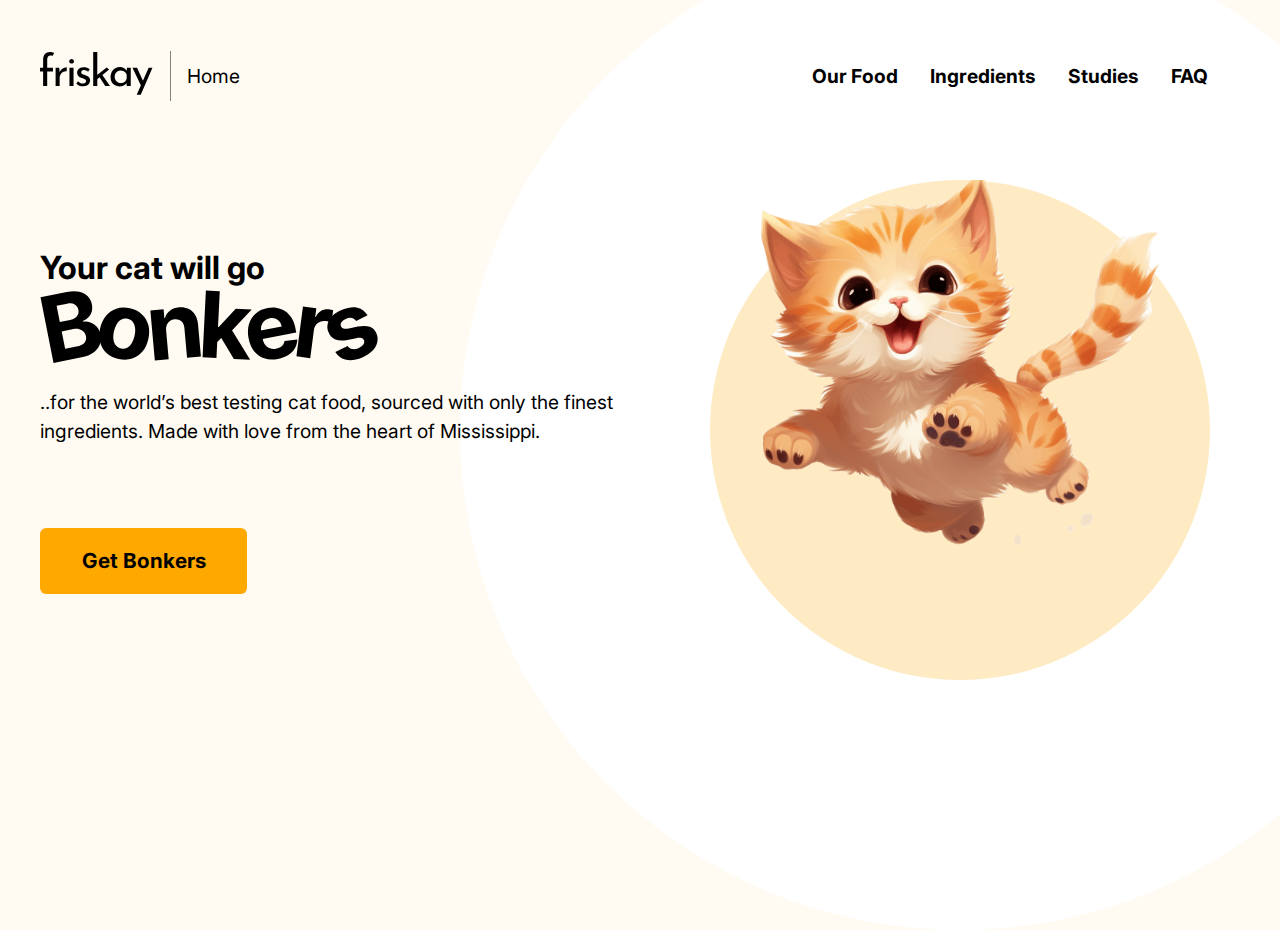
<file: 2024-html-css-course/index.html>
<!DOCTYPE html>
<html lang="en">
<head>
    <meta charset="UTF-8">
    <meta name="viewport" content="width=device-width, initial-scale=1.0">
    <title>Kitty Food</title>
    <link rel="preconnect" href="https://fonts.googleapis.com">
    <link rel="preconnect" href="https://fonts.gstatic.com" crossorigin>
    <link href="https://fonts.googleapis.com/css2?family=Inter:wght@100..900&display=swap" rel="stylesheet">
    <link rel="stylesheet" href="css/main.css">
</head>
<body>
    
    <div class="wrap">
        <header>
            <div class="header-left">
                <a href="index.html">
                    <img src="logo.svg" alt="Friskay Logo">
                </a>
                <div class="divider hide-mobile"></div>
                <a href="#" class="home hide-mobile">Home</a>
            </div>

            <nav>
                <a href="#" class="menu-open hide-desktop">
                    <img src="menu.svg" alt="Open menu">
                </a>
                <ul>
                    <li class="hide-desktop">
                        <a href="#" class="menu-close">
                            <img src="close.svg" alt="Close menu">
                        </a>
                    </li>
                    <li><a href="#">Our Food</a></li>
                    <li><a href="#">Ingredients</a></li>
                    <li><a href="#">Studies</a></li>
                    <li><a href="#">FAQ</a></li>
                </ul>
            </nav>
        </header>

        <main>
            <h1>Your cat will go <img src="bonkers.svg" alt="Text that says bonkers"></h1>
            <p class="subhead">
                ..for the world’s best testing cat food, sourced with 
                only the finest ingredients. Made with love from the 
                heart of Mississippi.
            </p>
            <a href="#" class="primary-cta">Get Bonkers</a>
        </main>

        <div class="cat-container">
            <div class="cat">
                <img src="cat.png" alt="Cat illustration">
                <div class="inner-circle"></div>
                <div class="outer-circle"></div>
            </div>
        </div>
    </div>

    <script>

        const menu = document.querySelector('nav ul');
        const menuBtn = document.querySelector('.menu-open');
        const closeBtn = document.querySelector('.menu-close');

        menuBtn.addEventListener('click', () => {
            menu.classList.add('open')
        })

        closeBtn.addEventListener('click', () => {
            menu.classList.remove('open')
        })

    </script>
</body>
</html>
</file>
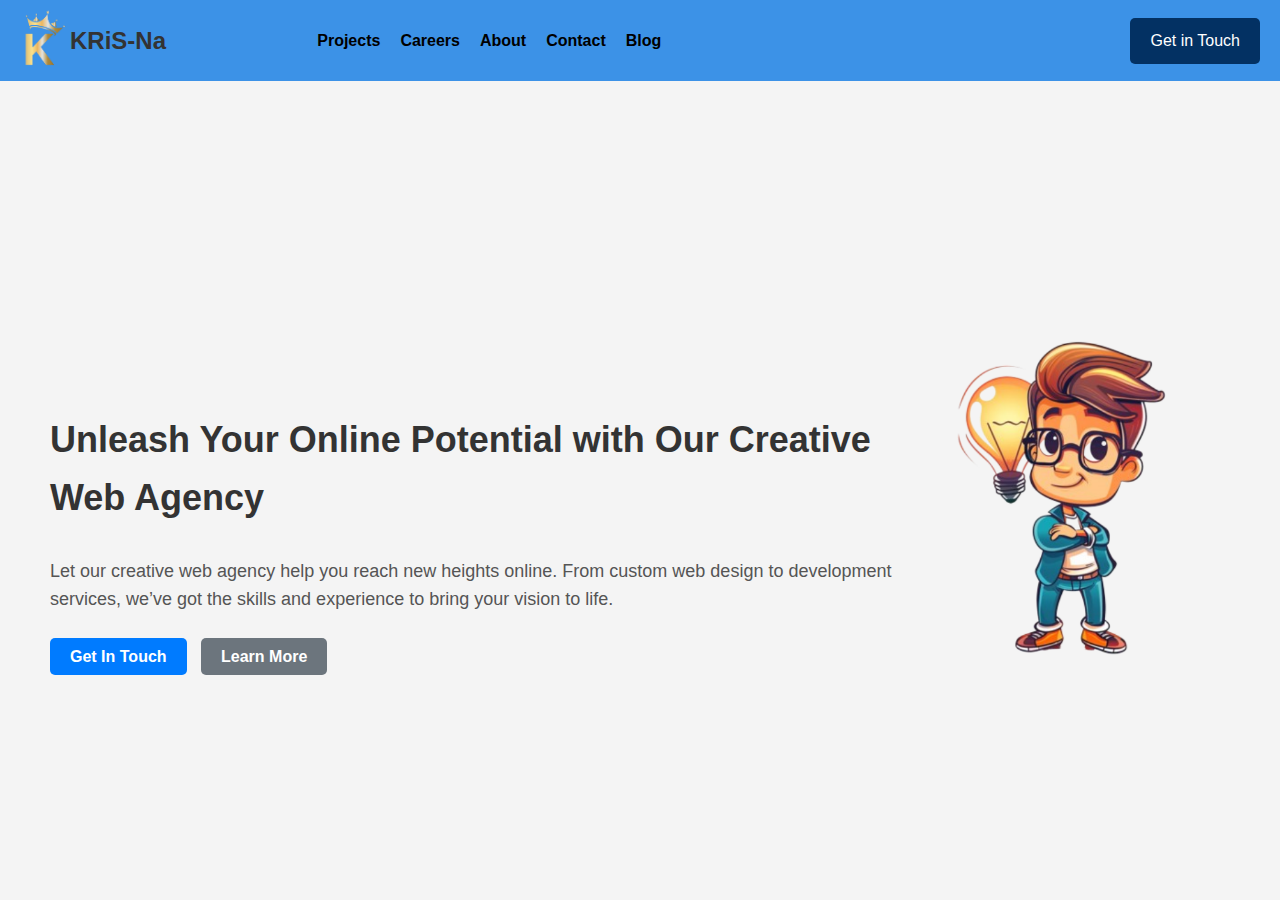
<file: FRONT END/design 2/index.html>
<!DOCTYPE html>
<html lang="en">
<head>
    <meta charset="UTF-8">
    <meta name="viewport" content="width=device-width, initial-scale=1.0">
    <title>Your Name Web Agency</title>
    <link rel="stylesheet" href="styles.css">
</head>
<body>
    <header>
        <div class="logo">
            <img src="logo.png">
            <h1>KRiS-Na</h1> 
        </div>
        <div class="navbar">
            
            <nav>
                <ul>
                    <li><a href="#">Projects</a></li>
                    <li><a href="#">Careers</a></li>
                    <li><a href="#">About</a></li>
                    <li><a href="#">Contact</a></li>
                    <li><a href="#">Blog</a></li>
                </ul>
            </nav>
             </div>
            <a class="cta-button" href="#">Get in Touch</a>
       
    </header>

    <section class="hero">
        <div class="hero-content">
            <h2>Unleash Your Online Potential with Our Creative Web Agency</h2>
            <p>Let our creative web agency help you reach new heights online. From custom web design to development services, we’ve got the skills and experience to bring your vision to life.</p>
            <div class="cta-buttons">
                <a href="#" class="btn">Get In Touch</a>
                <a href="#" class="btn-secondary">Learn More</a>
            </div>
        </div>
        <div class="hero-image">
            <img src="download.png" alt="Creative Image">
        </div>
    </section>

</body>
</html>
</file>
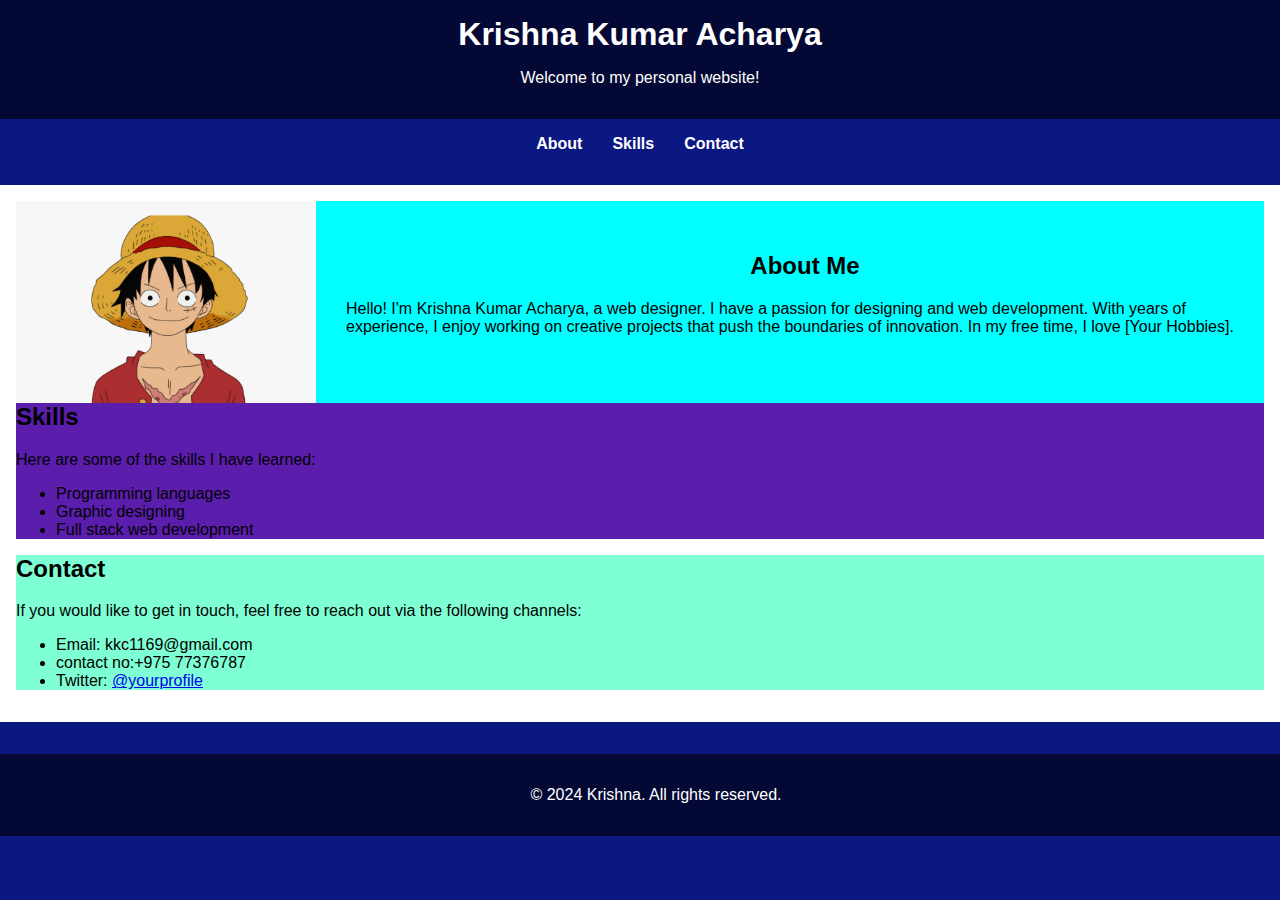
<file: probile.html>
<!DOCTYPE html>
<html lang="en">
<head>
    <meta charset="UTF-8">
    <meta name="viewport" content="width=device-width, initial-scale=1.0">
    <meta name="description" content="Personal website of Krishna Kumar Acharya.">
    <title>Personal Website</title>

    <style>
        body {
            font-family: Arial, sans-serif;
            margin: 0;
            padding: 0;
            background-color: #0b1881;
            color: #000000;
        }

        header {
            background-color: #030934;
            color: #fff;
            padding: 1rem;
            text-align: center;
        }

        header h1 {
            margin: 0;
        }

        nav {
            display: flex;
            justify-content: center;
            margin-top: 1rem;
        }

        nav a {
            margin: 0 15px;
            text-decoration: none;
            color: #ffffff;
            font-weight: bold;
        }

        .container {
            max-width: 1600px;
            margin: 2rem auto;
            padding: 1rem;
            background-color: #fff;
            box-shadow: 0px 0px 10px rgba(0, 0, 0, 0.1);
        }

        
        

        h2 {
            margin-top: 0;
        }

        footer {
            background-color: #030934;
            color: #fff;
            text-align: center;
            padding: 1rem;
            position: relative;
            bottom: 0;
            width: 100%;
        }

        
        /* Flexbox for About Section */
        #about {
            display: flex;
            align-items: center; /* Align the image and text vertically */
            gap: 30px; /* Space between the image and the text */
            background-color: aqua;
        }

        #about img {
            max-width: 300px;
            height: auto;
            flex-shrink: 0; /* Prevent the image from shrinking */
        }
        #about h2{ 
            text-align: center;
        }

        #about p {
            flex-grow: 1; /* Allow the text to take up the remaining space */
        }
#skills {
    background-color: rgb(91, 29, 172);

}
#contact {
    background-color: aquamarine; 

}

    </style>
</head>
<body>

    <!-- Header Section -->
    <header>
        <h1>Krishna Kumar Acharya</h1>
        <p>Welcome to my personal website!</p>
    </header>

    <!-- Navigation Menu -->
    <nav>
        <a href="#about">About</a>
        <a href="#skills">Skills</a>
        <a href="#contact">Contact</a>
        
    </nav>

    <!-- Main Content Container -->
    <div class="container">

        <!-- About Section -->
        <section id="about">
            <img src="luffy.png" alt="Krishna's Photo" width="300" height="200">
            <div>
                <h2>About Me</h2>
                <p>Hello! I'm Krishna Kumar Acharya, a web designer. I have a passion for designing and web development. With years of experience, I enjoy working on creative projects that push the boundaries of innovation. In my free time, I love [Your Hobbies].</p>
            </div>
        </section>

        <!-- Skills Section -->
        <section id="skills">
            <h2>Skills</h2>
            <p>Here are some of the skills I have learned:</p>
            <ul>
                <li>Programming languages</li>
                <li>Graphic designing</li>
                <li>Full stack web development</li>
                
            </ul>
        </section>

        <!-- Contact Section -->
        <section id="contact">
            <h2>Contact</h2>
            <p>If you would like to get in touch, feel free to reach out via the following channels:</p>
            <ul>
                <li>Email: kkc1169@gmail.com</li>
                <li>contact no:+975 77376787 </li>
                <li>Twitter: <a href="https://twitter.com/yourprofile" target="_blank">@yourprofile</a></li>
            </ul>
        </section>

    </div>

    <!-- Footer Section -->
    <footer>
        <p>&copy; 2024 Krishna. All rights reserved.</p>
    </footer>

</body>
</html>
</file>
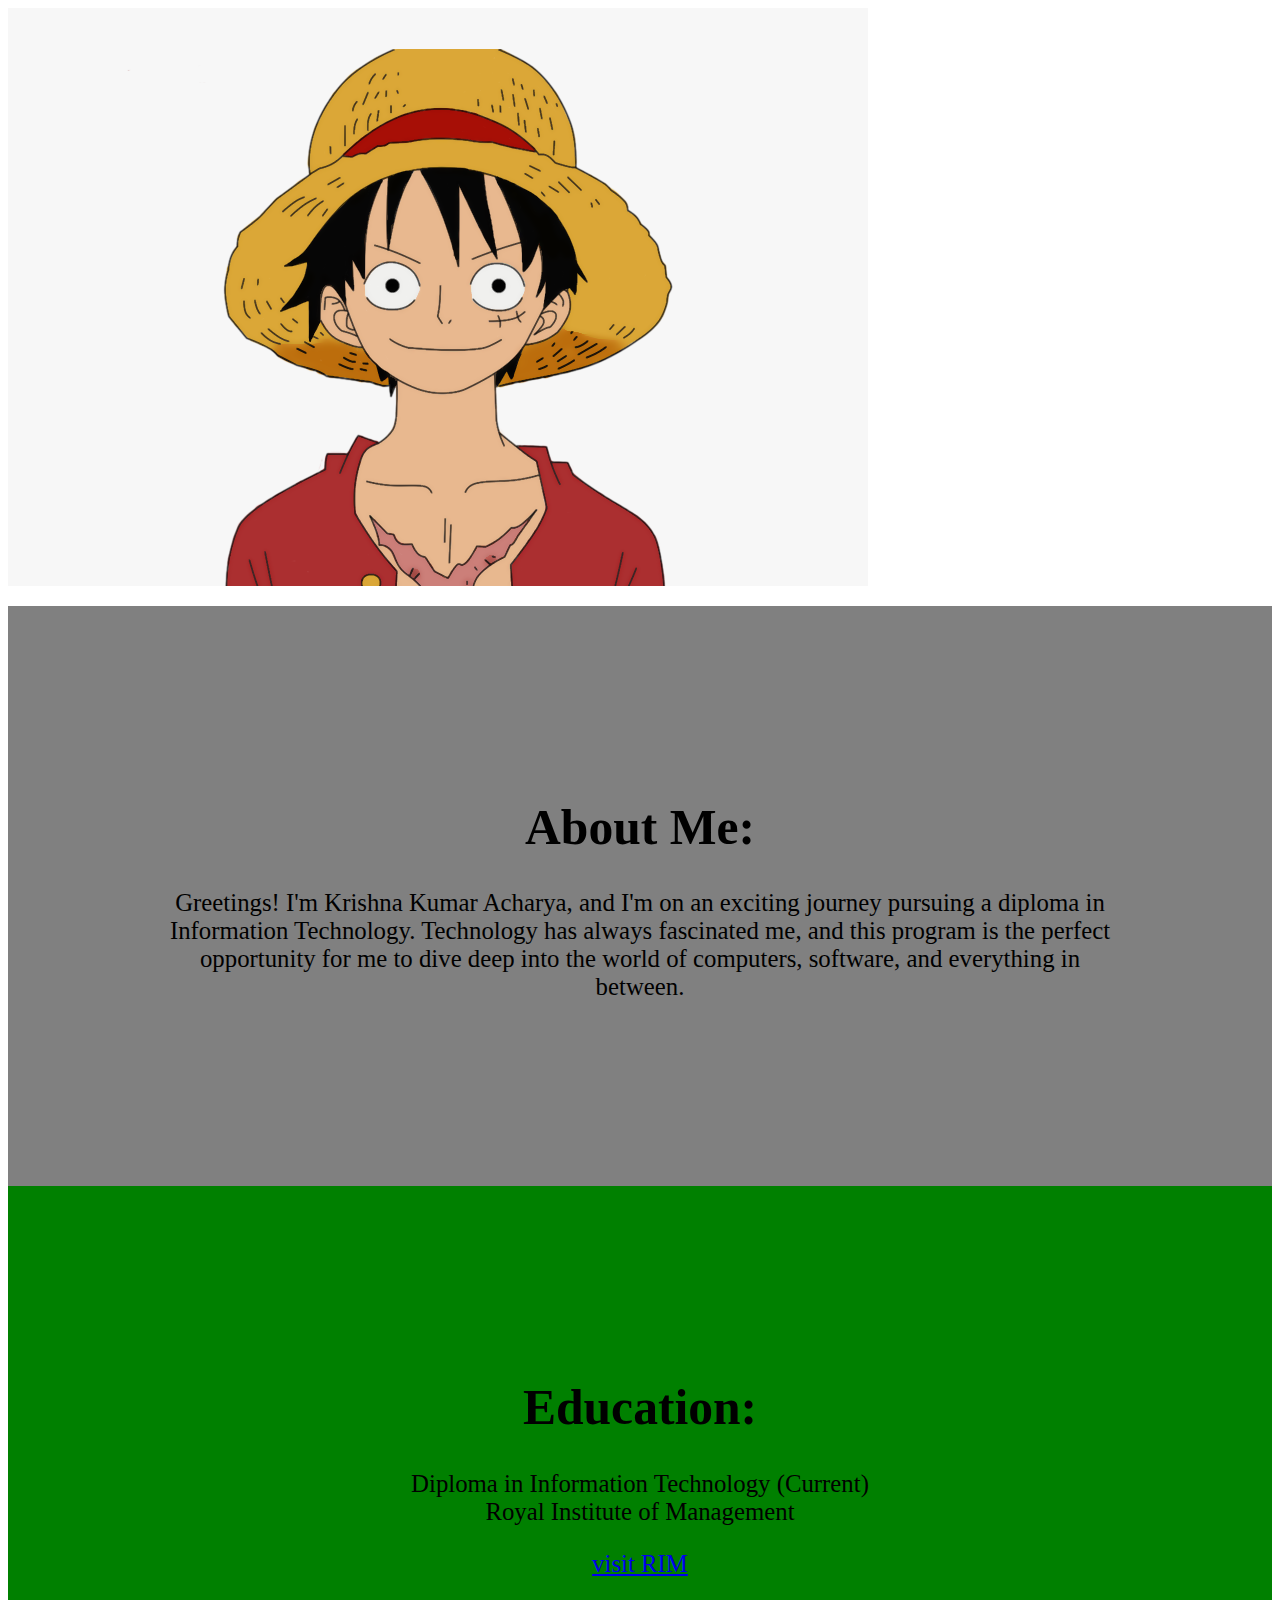
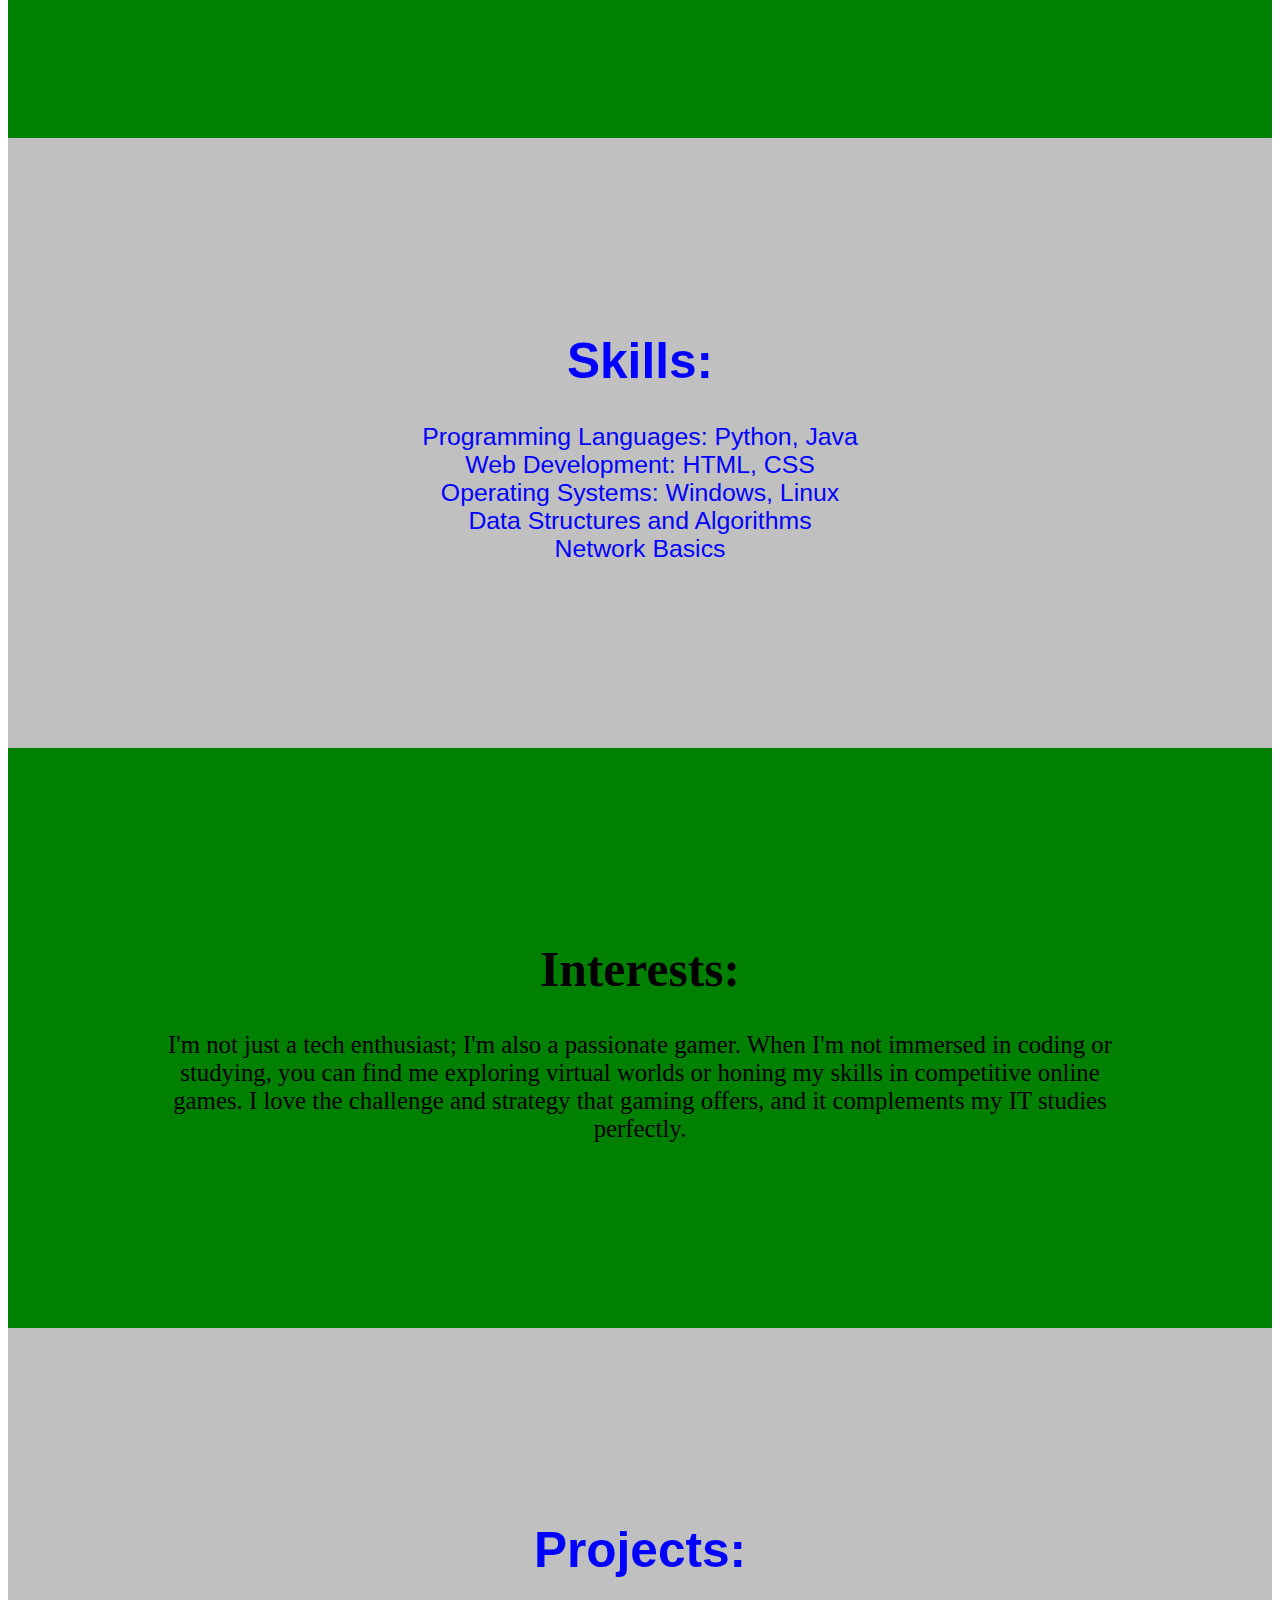
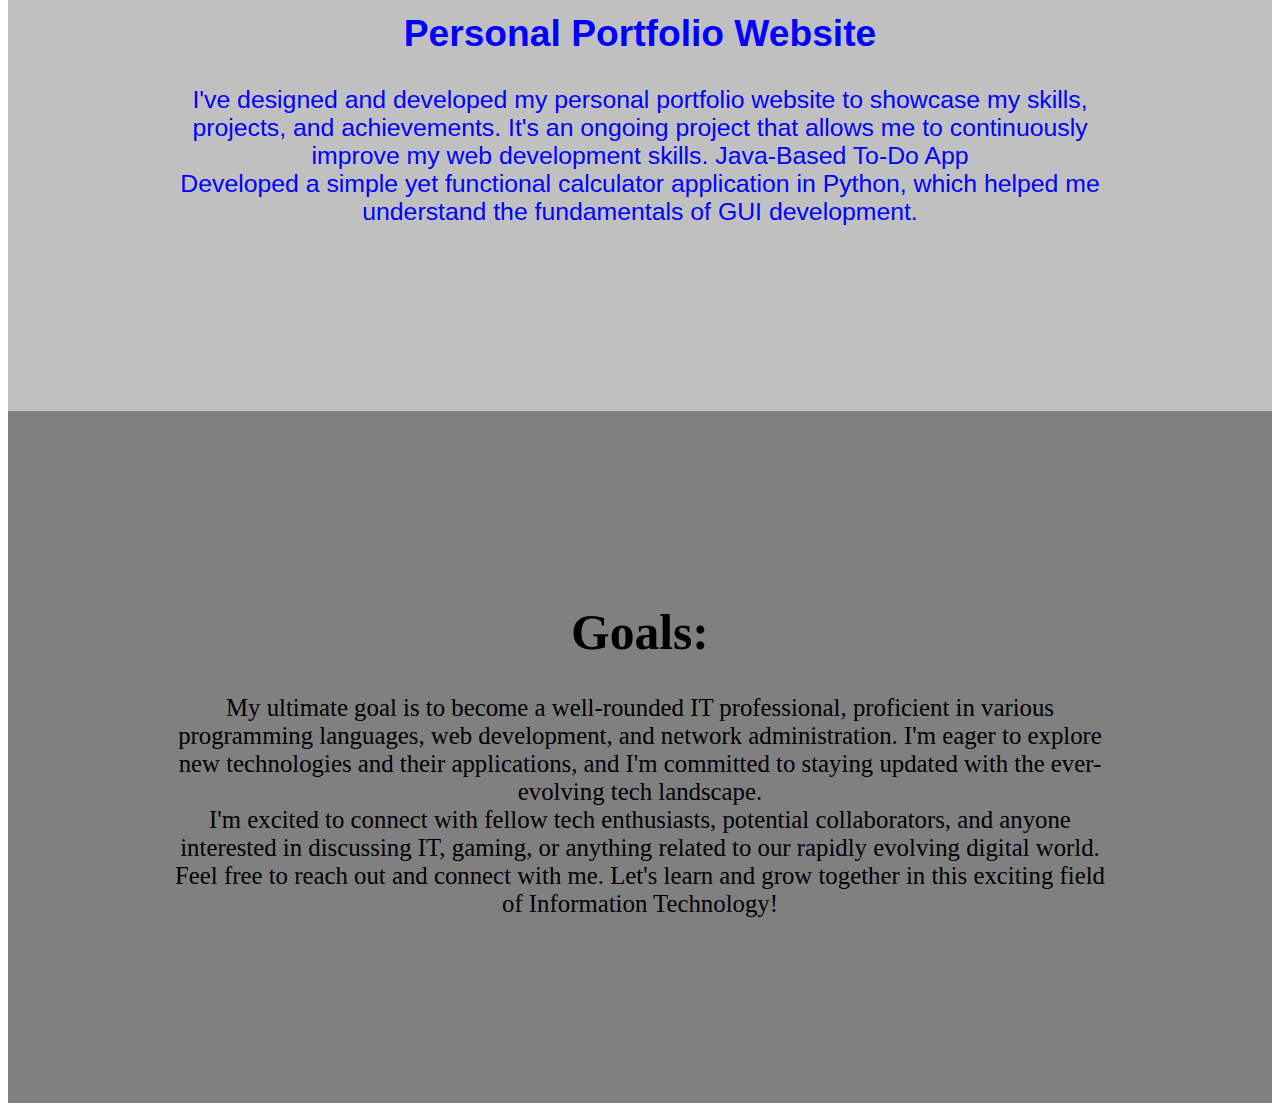
<file: ptflio.html>
<!DOCTYPE html>
<html>
  <head>
    <title>my page</title>
	<style>
	div{
	      background-color:grey;
		  padding:160px;
		}
	</style>
  </head>
  
 <img src="luffy.png"250px"><br>
 
 
  
  <p> </p>
   <body>
     <div style="text-align:center;font-size:155%">
	 <h1>About Me:</h1>
	 <p>Greetings! I'm Krishna Kumar Acharya, and I'm on an exciting journey pursuing a diploma in Information
	 Technology. Technology has always fascinated me, and this program is the perfect opportunity
	 for me to dive deep into the world of computers, software, and everything in between.</p>	 
	 </div>
	 
	 <div style="background-color:green;text-align:center;font-size:155%">
	 <h1>Education:</h1>
	 <p> Diploma in Information Technology (Current)<br>
         Royal Institute of Management</p>
		 <a href="http://www.rim.edu.bt">visit RIM<a/>
	 </div>
	 
	 <div style="font-family:arial;color:blue;background-color:silver;text-align:center;font-size:155%">
	 <h1>Skills: </h1>
	 <p> Programming Languages: Python, Java<br>
         Web Development: HTML, CSS<br>
         Operating Systems: Windows, Linux<br>
         Data Structures and Algorithms<br>
         Network Basics</p>
	 </div>
	 
	 <div style="background-color:green;text-align:center;font-size:155%">
	 <h1> Interests:</h1>
	 <p>I'm not just a tech enthusiast; I'm also a passionate gamer. When I'm not immersed 
	 in coding or studying, you can find me exploring virtual worlds or honing my skills in 
	 competitive online games. I love the challenge and strategy that gaming offers, and it 
	 complements my IT studies perfectly. </p>
	 </div>
	 
	 <div style="font-family:arial;color:blue;background-color:silver;text-align:center;font-size:155%"> 
	 <h1>Projects:</h1>
	 <h2>Personal Portfolio Website </h2>
	 <p> I've designed and developed my personal portfolio website to showcase my skills, 
	     projects, and achievements. It's an ongoing project that allows me to continuously 
		 improve my web development skills.
         Java-Based To-Do App<br>
		 Developed a simple yet functional calculator application in Python, which helped 
		 me understand the fundamentals of GUI development.<br>
	     
		 </p>
	 </div>
	 
	 <div style="text-align:center;font-size:155%">
         <h1>Goals: </h1>
         <p> My ultimate goal is to become a well-rounded IT professional, proficient in 
		 various programming languages, web development, and network administration. I'm 
		 eager to explore new technologies and their applications, and I'm committed to 
		 staying updated with the ever-evolving tech landscape.<br>
		 I'm excited to connect with fellow tech enthusiasts, potential collaborators, 
		 and anyone interested in discussing IT, gaming, or anything related to our rapidly
		 evolving digital world. Feel free to reach out and connect with me. Let's learn and
		 grow together in this exciting field of Information Technology!
		 </p>		 
	 
	 </div>
	 
  
  
   </body>
  
 </html>
</file>
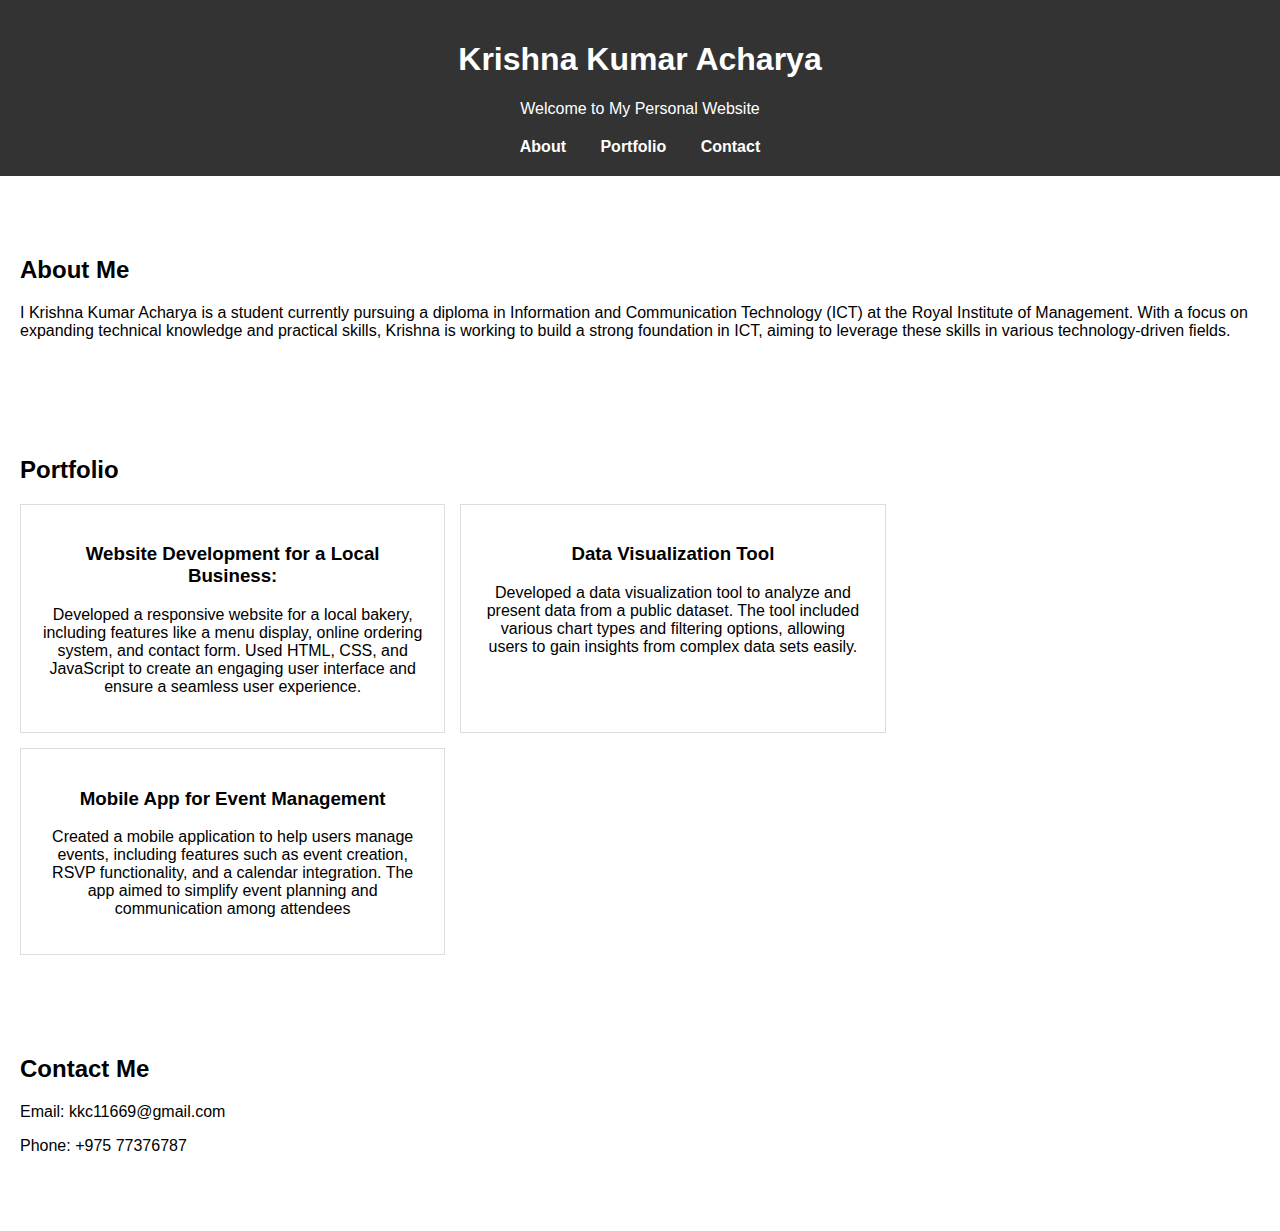
<file: rs.html>
<!DOCTYPE html>
<html lang="en">
<head>
    <meta charset="UTF-8">
    <meta name="viewport" content="width=device-width, initial-scale=1.0">
    <meta http-equiv="X-UA-Compatible" content="ie=edge">
    <title>Personal Website</title>
    <style>
        body {
            font-family: Arial, sans-serif;
            margin: 0;
            padding: 0;
            box-sizing: border-box;
        }
        header {
            background-color: #333;
            color: white;
            padding: 20px;
            text-align: center;
			<img href="https://i.pinimg.com/564x/cc/56/e9/cc56e94b4c5a40605f3f016cf448cce5.jpg">
        }
        nav {
            margin-top: 20px;
            text-align: center;
        }
        nav a {
            margin: 0 15px;
            color: white;
            text-decoration: none;
            font-weight: bold;
        }
        nav a:hover {
            text-decoration: underline;
        }
        .container {
            padding: 20px;
        }
        .about, .portfolio, .contact {
            padding: 40px 0;
        }
        .portfolio-grid {
            display: flex;
            flex-wrap: wrap;
            gap: 15px;
        }
        .portfolio-item {
            width: calc(33.33% - 30px);
            border: 1px solid #ddd;
            padding: 20px;
            text-align: center;
        }
        footer {
            background-color: #333;
            color: white;
            text-align: center;
            padding: 10px;
            position: absolute;
            width: 100%;
            bottom: 0;
        }
        @media (max-width: 768px) {
            .portfolio-item {
                width: calc(50% - 30px);
            }
        }
        @media (max-width: 480px) {
            .portfolio-item {
                width: 100%;
            }
        }
    </style>
</head>
<body>

    <header>
        <h1>Krishna Kumar Acharya</h1>
        <p>Welcome to My Personal Website</p>
        <nav>
            <a href="#about">About</a>
            <a href="#projects">Portfolio</a>
            <a href="#contact">Contact</a>
        </nav>
    </header>

    <div class="container">
        <div id="about" class="about">
            <h2>About Me</h2>
            <p>I Krishna Kumar Acharya is a student currently pursuing a diploma in Information and Communication Technology (ICT) at the Royal Institute of Management. With a focus on expanding technical knowledge and practical skills, Krishna is working to build a strong foundation in ICT, aiming to leverage these skills in various technology-driven fields.</p>
        </div>

        <div id="portfolio" class="portfolio">
            <h2>Portfolio</h2>
            <div class="portfolio-grid">
                <div class="portfolio-item">
                    <h3>Website Development for a Local Business:</h3>
                    <p>Developed a responsive website for a local bakery, including features like a menu display, online ordering system, and contact form. Used HTML, CSS, and JavaScript to create an engaging user interface and ensure a seamless user experience.</p>
                </div>
                <div class="portfolio-item">
                    <h3>Data Visualization Tool</h3>
                    <p>Developed a data visualization tool to analyze and present data from a public dataset. The tool included various chart types and filtering options, allowing users to gain insights from complex data sets easily.</p>
                </div>
                <div class="portfolio-item">
                    <h3>Mobile App for Event Management</h3>
                    <p>Created a mobile application to help users manage events, including features such as event creation, RSVP functionality, and a calendar integration. The app aimed to simplify event planning and communication among attendees</p>
                </div>
            </div>
        </div>

        <div id="contact" class="contact">
            <h2>Contact Me</h2>
            <p>Email: kkc11669@gmail.com</p>
            <p>Phone: +975 77376787</p>
        </div>
    </div>


</body>
</html>
</file>
<file: 2024-html-css-course/css/main.css>
.hide-mobile {
    display: none;
}

body {
    background-color: #FFFBF3;
    margin: 0;
    font-family: 'Inter';
}

.wrap {
    margin: 2em;
}

header {
    display: flex;
    justify-content:space-between;
}

nav ul {
    background: white;
    position:fixed;
    z-index: 999;
    top: 0;
    right: 0;
    height: 100vh;
    margin: 0;
    list-style: none;
    width: 40%;
    text-align: right;
    padding: 2em;
    transform: translateX(100%);
    transition: transform 0.5s ease-in-out;

    li {
        margin: 2em 0;

        &:nth-of-type(1) {
            margin-bottom: 4em;
        }

        a {
            color: black;
            text-decoration: none;
            font-weight: bold;
            font-size: 1.5rem;

            &:hover {
                text-decoration: underline;
            }
        }
    }
}

.open {
    transform: translateX(0%);
}

h1, p {
    text-align: center;
}

h1 {
    margin-top: 3em;

    img {
        display: block;
        margin: 0 auto;
    }
}

p {
    font-size: 1.2rem;
    line-height: 1.5;
}

a.primary-cta {
    background: #FFA800;
    padding: 1em;
    width: 100%;
    box-sizing: border-box;
    display: block;
    text-align: center;
    text-decoration: none;
    font-weight: bold;
    font-size: 1.3rem;
    color: black;
    border-radius: .3em;
    margin-top: 3em;
}

.cat {
    position: relative;
    height: 500px;
    width: 100%;
    margin-top: 3em;

    img {
        width: 70%;
        position: absolute;
        left: 50%;
        transform: translateX(-50%);
    }

    .inner-circle, .outer-circle {
        position: absolute;
        border-radius: 50%;
        left: 50%;
        top: 50%;
        transform: translate(-50%, -50%);
    }

    .inner-circle {
        background: #FFEBC3;
        width: 300px;
        height: 300px;
        z-index: -1;
    }
    .outer-circle {
        background: white;
        width: 500px;
        height: 500px;
        z-index: -2;
    }
}

@media (min-width: 798px) {
    .wrap {
        margin: 0 4em;
    }

    .hide-desktop {
        display: none;
    }

    .hide-mobile {
        display: block;
    }

    .header-left {
        display: flex;
        justify-content: space-between;
        align-items: center;
        gap: 1em;

        .divider {
            height: 50px;
            width: 1px;
            border-right: 1px solid gray;
        }

        a {
            text-decoration: none;
            color: black;
            font-size: 1.2rem;
        }
    }

    nav ul {
        position: unset;
        background: none;
        display: flex;
        gap: 2em;
        height: auto;
        width: auto;
        transform: translateX(0%);
        
        li a {
            font-size: 1.2rem;
        }
    }
}

@media (min-width: 950px) {
    h1, p {
        text-align: left;
    }

    h1 img {
        margin: 0;
    }

    main {
        width: 50%;
    }

    .cat {
        margin-top: 0;

        .inner-circle {
            width: 500px;
            height: 500px;
        }
        .outer-circle {
            width: 1000px;
            height: 1000px;
        }
    }

    .cat-container {
        position: absolute;
        z-index: -1;
        width: 50%;
        top: 20%;
        right: 0;
    }

}

@media (min-width: 1200px) {

    .wrap {
        margin: 0 auto;
        padding: 0 2em;
        max-width: 1200px;
    }

    a.primary-cta {
        display: inline-block;
        width: auto;
        padding: 1em 2em;
    }

    .cat {
        position: relative;

        img {
            max-width: 400px;
            left: 50%;
        }
    }
}
</file>
<file: FRONT END/design 2/styles.css>
/* Reset some basic styling */
* {
    margin: 0;
    padding: 0;
    box-sizing: border-box;
}

body {
    font-family: Arial, sans-serif;
    line-height: 1.6;
    background-color: #f4f4f4;
}

header {
    background-color: #3c92e7;
    padding: 10px 20px;
    display: flex;
    justify-content: space-between;
    align-items: center;
}
.navbar {
    display: flex;
    justify-content: space-between;
    align-items: center;
    width: 55%;
}
.logo{
display: flex;
align-items: center;


}
.logo img{
width: 50px;
display: flex;

}


.logo h1 {
    color: #333;
    font-size: 24px;
    display: flex;
}

.navbar nav ul {
    display: flex;
    list-style: none;
}

.navbar nav ul li {
    margin: 0 10px;
}

.navbar nav ul li a {
    text-decoration: none;
    color: #000000;
    font-weight: bold;
}

.cta-button {
    background-color: #033163;
    color: white;
    padding: 10px 20px;
    text-decoration: none;
    border-radius: 5px;
}

.hero {
    display: flex;
    justify-content: space-between;
    align-items: center;
    padding: 50px;
    background-color: #f4f4f4;
}

.hero-content {
    max-width: 100%;
}

.hero-content h2 {
    font-size: 36px;
    color: #333;
    padding-top:280px;

}

.hero-content p {
    margin-top: 20px;
    font-size: 18px;
    color: #555;
    padding-top: 10px;
}
.hero img{
    padding-top: 200px;

}
.cta-buttons {
    margin-top: 30px;
}

.cta-buttons a {
    text-decoration: none;
    padding: 10px 20px;
    border-radius: 5px;
    font-weight: bold;
    margin-right: 10px;
}

.btn {
    background-color: #007bff;
    color: white;
}

.btn-secondary {
    background-color: #6c757d;
    color: white;
}

.hero-image img {
    max-width: 100%;
    height: auto;
}
</file>
